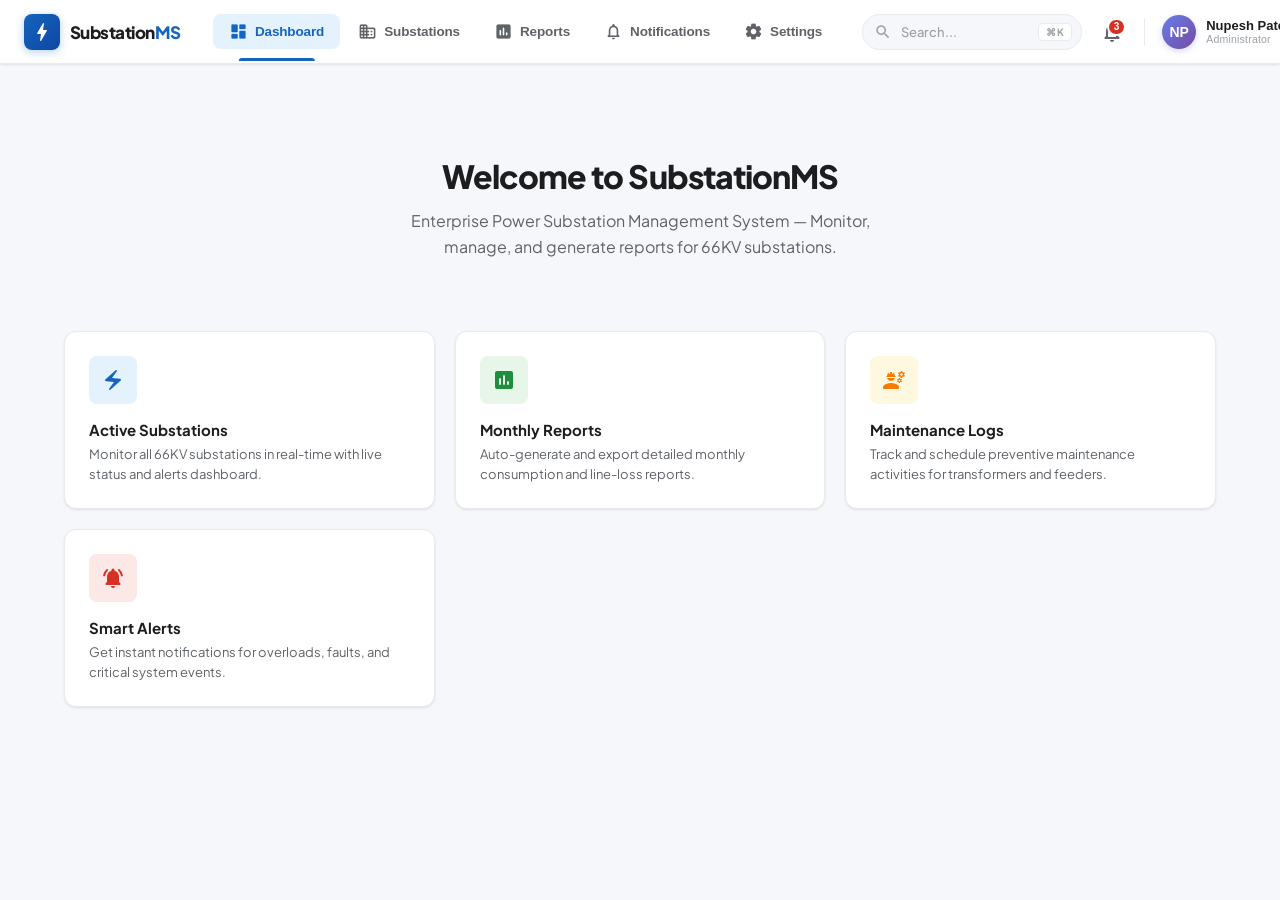
<file: navbar.html>
<!DOCTYPE html>
<html lang="en">
<head>
    <meta charset="UTF-8">
    <meta name="viewport" content="width=device-width, initial-scale=1.0">
    <title>SubstationMS — Power Substation Management System</title>
    <meta name="description" content="Enterprise Power Substation Management System — Dashboard, Reports, Monitoring and Analytics">
    <link href="https://fonts.googleapis.com/css2?family=Plus+Jakarta+Sans:wght@400;500;600;700;800&display=swap" rel="stylesheet">
    <link href="https://fonts.googleapis.com/icon?family=Material+Icons+Round" rel="stylesheet">
    <style>
        /* ===== CSS VARIABLES ===== */
        :root {
            --nav-height: 64px;
            --primary: #1565c0;
            --primary-dark: #0d47a1;
            --primary-light: #e3f2fd;
            --primary-hover: #f0f6ff;
            --accent: #1976d2;
            --surface: #ffffff;
            --surface-variant: #f5f7fa;
            --on-surface: #1d1d1f;
            --on-surface-secondary: #5f6368;
            --on-surface-tertiary: #9aa0a6;
            --border: #e8eaed;
            --border-light: #f1f3f4;
            --shadow-sm: 0 1px 3px rgba(0,0,0,0.06), 0 1px 2px rgba(0,0,0,0.04);
            --shadow-md: 0 4px 16px rgba(0,0,0,0.08), 0 1px 4px rgba(0,0,0,0.04);
            --shadow-lg: 0 12px 40px rgba(0,0,0,0.12), 0 4px 12px rgba(0,0,0,0.06);
            --shadow-xl: 0 20px 60px rgba(0,0,0,0.15);
            --radius: 12px;
            --radius-sm: 8px;
            --radius-xs: 6px;
            --radius-full: 100px;
            --transition: 0.2s cubic-bezier(0.4, 0, 0.2, 1);
            --transition-smooth: 0.3s cubic-bezier(0.4, 0, 0.2, 1);
            --danger: #d93025;
            --danger-light: #fce8e6;
            --success: #1e8e3e;
            --warning: #f9ab00;
            --badge-bg: #d93025;
        }

        /* ===== RESET & BASE ===== */
        *, *::before, *::after { box-sizing: border-box; margin: 0; padding: 0; }
        body {
            font-family: 'Plus Jakarta Sans', -apple-system, BlinkMacSystemFont, "Segoe UI", Roboto, sans-serif;
            background: var(--surface-variant);
            color: var(--on-surface);
            min-height: 100vh;
            -webkit-font-smoothing: antialiased;
            -moz-osx-font-smoothing: grayscale;
        }

        /* ===== TOP NAVIGATION BAR ===== */
        .top-nav {
            position: sticky;
            top: 0;
            z-index: 1000;
            background: var(--surface);
            height: var(--nav-height);
            display: flex;
            align-items: center;
            padding: 0 20px;
            border-bottom: 1px solid var(--border);
            box-shadow: var(--shadow-sm);
            gap: 8px;
            transition: box-shadow var(--transition);
        }
        .top-nav.scrolled {
            box-shadow: var(--shadow-md);
        }

        /* === LEFT: Logo & Brand === */
        .nav-brand {
            display: flex;
            align-items: center;
            gap: 10px;
            text-decoration: none;
            flex-shrink: 0;
            padding: 6px 8px 6px 4px;
            border-radius: var(--radius-sm);
            transition: background var(--transition);
            cursor: pointer;
        }
        .nav-brand:hover {
            background: var(--primary-hover);
        }
        .nav-brand-logo {
            width: 36px;
            height: 36px;
            background: linear-gradient(135deg, #1565c0 0%, #0d47a1 100%);
            border-radius: var(--radius-sm);
            display: flex;
            align-items: center;
            justify-content: center;
            color: white;
            font-size: 20px;
            box-shadow: 0 2px 8px rgba(21,101,192,0.3);
        }
        .nav-brand-text {
            font-size: 17px;
            font-weight: 800;
            color: var(--on-surface);
            letter-spacing: -0.03em;
        }
        .nav-brand-text span {
            color: var(--primary);
        }

        /* === Hamburger Button (Mobile) === */
        .nav-hamburger {
            display: none;
            align-items: center;
            justify-content: center;
            width: 40px;
            height: 40px;
            border: none;
            background: transparent;
            border-radius: var(--radius-sm);
            cursor: pointer;
            color: var(--on-surface-secondary);
            font-size: 24px;
            transition: all var(--transition);
            flex-shrink: 0;
        }
        .nav-hamburger:hover {
            background: var(--surface-variant);
            color: var(--on-surface);
        }

        /* === CENTER: Navigation Menu === */
        .nav-menu {
            display: flex;
            align-items: center;
            gap: 2px;
            margin: 0 auto;
            padding: 0 16px;
        }
        .nav-menu-item {
            display: flex;
            align-items: center;
            gap: 7px;
            padding: 8px 16px;
            border-radius: var(--radius-sm);
            text-decoration: none;
            font-size: 13.5px;
            font-weight: 600;
            color: var(--on-surface-secondary);
            transition: all var(--transition);
            position: relative;
            white-space: nowrap;
            cursor: pointer;
            border: none;
            background: none;
            letter-spacing: -0.01em;
        }
        .nav-menu-item .material-icons-round {
            font-size: 19px;
            transition: color var(--transition);
        }
        .nav-menu-item:hover {
            background: var(--primary-hover);
            color: var(--primary);
        }
        .nav-menu-item::after {
            content: '';
            position: absolute;
            bottom: -12px;
            left: 50%;
            transform: translateX(-50%) scaleX(0);
            width: 60%;
            height: 3px;
            background: var(--primary);
            border-radius: 3px 3px 0 0;
            transition: transform var(--transition-smooth);
        }
        .nav-menu-item.active {
            color: var(--primary);
            background: var(--primary-light);
        }
        .nav-menu-item.active::after {
            transform: translateX(-50%) scaleX(1);
        }
        .nav-menu-item:active {
            transform: scale(0.96);
        }

        /* === RIGHT: Actions === */
        .nav-actions {
            display: flex;
            align-items: center;
            gap: 6px;
            flex-shrink: 0;
        }

        /* Search Bar */
        .nav-search {
            position: relative;
            margin-right: 4px;
        }
        .nav-search-input {
            width: 220px;
            padding: 9px 14px 9px 38px;
            border: 1.5px solid var(--border);
            border-radius: var(--radius-full);
            font-size: 13px;
            font-family: inherit;
            font-weight: 500;
            color: var(--on-surface);
            background: var(--surface-variant);
            transition: all var(--transition-smooth);
            outline: none;
        }
        .nav-search-input::placeholder {
            color: var(--on-surface-tertiary);
        }
        .nav-search-input:focus {
            width: 280px;
            background: var(--surface);
            border-color: var(--primary);
            box-shadow: 0 0 0 3px rgba(21,101,192,0.1);
        }
        .nav-search-icon {
            position: absolute;
            left: 12px;
            top: 50%;
            transform: translateY(-50%);
            color: var(--on-surface-tertiary);
            font-size: 18px;
            pointer-events: none;
            transition: color var(--transition);
        }
        .nav-search-input:focus + .nav-search-icon {
            color: var(--primary);
        }
        .search-shortcut {
            position: absolute;
            right: 10px;
            top: 50%;
            transform: translateY(-50%);
            padding: 2px 7px;
            font-size: 10px;
            font-weight: 700;
            color: var(--on-surface-tertiary);
            background: var(--surface);
            border: 1px solid var(--border);
            border-radius: 4px;
            pointer-events: none;
            letter-spacing: 0.5px;
        }

        /* Icon Buttons */
        .nav-icon-btn {
            position: relative;
            display: flex;
            align-items: center;
            justify-content: center;
            width: 40px;
            height: 40px;
            border: none;
            background: transparent;
            border-radius: 50%;
            cursor: pointer;
            color: var(--on-surface-secondary);
            font-size: 22px;
            transition: all var(--transition);
        }
        .nav-icon-btn:hover {
            background: var(--surface-variant);
            color: var(--on-surface);
        }
        .nav-icon-btn:active {
            transform: scale(0.92);
            background: var(--border-light);
        }
        /* Ripple effect */
        .nav-icon-btn::before {
            content: '';
            position: absolute;
            inset: 0;
            border-radius: 50%;
            background: var(--primary);
            opacity: 0;
            transform: scale(0);
            transition: all 0.4s ease;
        }
        .nav-icon-btn:active::before {
            opacity: 0.1;
            transform: scale(1);
            transition: 0s;
        }

        /* Notification Badge */
        .nav-badge {
            position: absolute;
            top: 6px;
            right: 6px;
            min-width: 18px;
            height: 18px;
            padding: 0 5px;
            background: var(--badge-bg);
            color: white;
            font-size: 10px;
            font-weight: 800;
            border-radius: 10px;
            display: flex;
            align-items: center;
            justify-content: center;
            border: 2px solid var(--surface);
            line-height: 1;
            animation: badgePop 0.3s cubic-bezier(0.4, 0, 0.2, 1);
        }
        @keyframes badgePop {
            0% { transform: scale(0); }
            60% { transform: scale(1.2); }
            100% { transform: scale(1); }
        }

        /* Divider */
        .nav-divider {
            width: 1px;
            height: 28px;
            background: var(--border);
            margin: 0 6px;
            flex-shrink: 0;
        }

        /* === Profile Section === */
        .nav-profile {
            display: flex;
            align-items: center;
            gap: 10px;
            padding: 5px 10px 5px 5px;
            border-radius: var(--radius-full);
            cursor: pointer;
            transition: all var(--transition);
            position: relative;
            border: none;
            background: none;
        }
        .nav-profile:hover {
            background: var(--surface-variant);
        }
        .nav-profile-avatar {
            width: 34px;
            height: 34px;
            border-radius: 50%;
            background: linear-gradient(135deg, #667eea, #764ba2);
            display: flex;
            align-items: center;
            justify-content: center;
            color: white;
            font-size: 14px;
            font-weight: 700;
            flex-shrink: 0;
            box-shadow: 0 2px 6px rgba(102,126,234,0.3);
        }
        .nav-profile-info {
            text-align: left;
            line-height: 1;
        }
        .nav-profile-name {
            font-size: 13px;
            font-weight: 700;
            color: var(--on-surface);
            margin-bottom: 2px;
        }
        .nav-profile-role {
            font-size: 10.5px;
            font-weight: 500;
            color: var(--on-surface-tertiary);
            letter-spacing: 0.02em;
        }
        .nav-profile-arrow {
            font-size: 18px;
            color: var(--on-surface-tertiary);
            transition: transform var(--transition);
        }
        .nav-profile.open .nav-profile-arrow {
            transform: rotate(180deg);
        }

        /* === Profile Dropdown === */
        .profile-dropdown {
            position: absolute;
            top: calc(100% + 8px);
            right: 0;
            width: 240px;
            background: var(--surface);
            border: 1px solid var(--border);
            border-radius: var(--radius);
            box-shadow: var(--shadow-lg);
            opacity: 0;
            visibility: hidden;
            transform: translateY(-8px) scale(0.97);
            transition: all var(--transition-smooth);
            overflow: hidden;
            z-index: 1001;
        }
        .profile-dropdown.show {
            opacity: 1;
            visibility: visible;
            transform: translateY(0) scale(1);
        }
        .dropdown-header {
            padding: 16px;
            border-bottom: 1px solid var(--border-light);
            display: flex;
            align-items: center;
            gap: 12px;
        }
        .dropdown-header-avatar {
            width: 42px;
            height: 42px;
            border-radius: 50%;
            background: linear-gradient(135deg, #667eea, #764ba2);
            display: flex;
            align-items: center;
            justify-content: center;
            color: white;
            font-size: 16px;
            font-weight: 700;
            flex-shrink: 0;
        }
        .dropdown-header-info {
            min-width: 0;
        }
        .dropdown-header-name {
            font-size: 14px;
            font-weight: 700;
            color: var(--on-surface);
            white-space: nowrap;
            overflow: hidden;
            text-overflow: ellipsis;
        }
        .dropdown-header-email {
            font-size: 11.5px;
            color: var(--on-surface-tertiary);
            white-space: nowrap;
            overflow: hidden;
            text-overflow: ellipsis;
        }
        .dropdown-items {
            padding: 6px;
        }
        .dropdown-item {
            display: flex;
            align-items: center;
            gap: 12px;
            padding: 10px 12px;
            border-radius: var(--radius-xs);
            font-size: 13px;
            font-weight: 500;
            color: var(--on-surface-secondary);
            cursor: pointer;
            transition: all var(--transition);
            text-decoration: none;
            border: none;
            background: none;
            width: 100%;
        }
        .dropdown-item:hover {
            background: var(--surface-variant);
            color: var(--on-surface);
        }
        .dropdown-item .material-icons-round {
            font-size: 18px;
            color: var(--on-surface-tertiary);
        }
        .dropdown-item:hover .material-icons-round {
            color: var(--primary);
        }
        .dropdown-divider {
            height: 1px;
            background: var(--border-light);
            margin: 4px 6px;
        }
        .dropdown-item.danger {
            color: var(--danger);
        }
        .dropdown-item.danger:hover {
            background: var(--danger-light);
            color: var(--danger);
        }
        .dropdown-item.danger .material-icons-round {
            color: var(--danger);
        }

        /* ===== MOBILE OVERLAY ===== */
        .nav-overlay {
            display: none;
            position: fixed;
            inset: 0;
            background: rgba(0,0,0,0.4);
            z-index: 999;
            opacity: 0;
            transition: opacity var(--transition-smooth);
            backdrop-filter: blur(2px);
        }
        .nav-overlay.show {
            opacity: 1;
        }

        /* ===== MOBILE DRAWER ===== */
        .nav-drawer {
            display: none;
            position: fixed;
            top: 0;
            left: 0;
            width: 300px;
            max-width: 85vw;
            height: 100vh;
            background: var(--surface);
            z-index: 1100;
            transform: translateX(-100%);
            transition: transform var(--transition-smooth);
            box-shadow: var(--shadow-xl);
            overflow-y: auto;
            flex-direction: column;
        }
        .nav-drawer.open {
            transform: translateX(0);
        }
        .drawer-header {
            display: flex;
            align-items: center;
            justify-content: space-between;
            padding: 16px 20px;
            border-bottom: 1px solid var(--border-light);
        }
        .drawer-brand {
            display: flex;
            align-items: center;
            gap: 10px;
        }
        .drawer-brand-logo {
            width: 32px;
            height: 32px;
            background: linear-gradient(135deg, #1565c0, #0d47a1);
            border-radius: var(--radius-xs);
            display: flex;
            align-items: center;
            justify-content: center;
            color: white;
            font-size: 17px;
        }
        .drawer-brand-text {
            font-size: 16px;
            font-weight: 800;
            color: var(--on-surface);
            letter-spacing: -0.03em;
        }
        .drawer-brand-text span {
            color: var(--primary);
        }
        .drawer-close {
            width: 36px;
            height: 36px;
            display: flex;
            align-items: center;
            justify-content: center;
            border: none;
            background: transparent;
            border-radius: 50%;
            cursor: pointer;
            color: var(--on-surface-secondary);
            font-size: 22px;
            transition: all var(--transition);
        }
        .drawer-close:hover {
            background: var(--surface-variant);
        }
        .drawer-menu {
            padding: 12px;
            flex: 1;
        }
        .drawer-menu-item {
            display: flex;
            align-items: center;
            gap: 14px;
            padding: 12px 16px;
            border-radius: var(--radius-sm);
            font-size: 14px;
            font-weight: 600;
            color: var(--on-surface-secondary);
            cursor: pointer;
            transition: all var(--transition);
            text-decoration: none;
            margin-bottom: 2px;
        }
        .drawer-menu-item .material-icons-round {
            font-size: 22px;
        }
        .drawer-menu-item:hover {
            background: var(--primary-hover);
            color: var(--primary);
        }
        .drawer-menu-item.active {
            background: var(--primary-light);
            color: var(--primary);
        }
        .drawer-menu-item:active {
            transform: scale(0.98);
        }
        .drawer-divider {
            height: 1px;
            background: var(--border-light);
            margin: 8px 16px;
        }
        .drawer-footer {
            padding: 16px 20px;
            border-top: 1px solid var(--border-light);
            display: flex;
            align-items: center;
            gap: 12px;
        }
        .drawer-footer-avatar {
            width: 38px;
            height: 38px;
            border-radius: 50%;
            background: linear-gradient(135deg, #667eea, #764ba2);
            display: flex;
            align-items: center;
            justify-content: center;
            color: white;
            font-size: 15px;
            font-weight: 700;
            flex-shrink: 0;
        }
        .drawer-footer-info {
            min-width: 0;
            flex: 1;
        }
        .drawer-footer-name {
            font-size: 13px;
            font-weight: 700;
            color: var(--on-surface);
        }
        .drawer-footer-role {
            font-size: 11px;
            color: var(--on-surface-tertiary);
        }

        /* ===== DEMO CONTENT ===== */
        .page-content {
            max-width: 1200px;
            margin: 0 auto;
            padding: 32px 24px;
        }
        .demo-hero {
            text-align: center;
            padding: 60px 20px 40px;
        }
        .demo-hero h1 {
            font-size: 32px;
            font-weight: 800;
            color: var(--on-surface);
            letter-spacing: -0.03em;
            margin-bottom: 12px;
        }
        .demo-hero p {
            font-size: 16px;
            color: var(--on-surface-secondary);
            max-width: 500px;
            margin: 0 auto;
            line-height: 1.6;
        }
        .demo-cards {
            display: grid;
            grid-template-columns: repeat(auto-fill, minmax(280px, 1fr));
            gap: 20px;
            margin-top: 32px;
        }
        .demo-card {
            background: var(--surface);
            border-radius: var(--radius);
            padding: 24px;
            border: 1px solid var(--border);
            box-shadow: var(--shadow-sm);
            transition: all var(--transition-smooth);
        }
        .demo-card:hover {
            transform: translateY(-3px);
            box-shadow: var(--shadow-md);
            border-color: var(--primary-light);
        }
        .demo-card-icon {
            width: 48px;
            height: 48px;
            border-radius: var(--radius-sm);
            display: flex;
            align-items: center;
            justify-content: center;
            font-size: 24px;
            margin-bottom: 16px;
        }
        .demo-card-icon.blue { background: var(--primary-light); color: var(--primary); }
        .demo-card-icon.green { background: #e8f5e9; color: var(--success); }
        .demo-card-icon.orange { background: #fff8e1; color: #f57c00; }
        .demo-card-icon.red { background: var(--danger-light); color: var(--danger); }
        .demo-card h3 {
            font-size: 15px;
            font-weight: 700;
            color: var(--on-surface);
            margin-bottom: 6px;
        }
        .demo-card p {
            font-size: 13px;
            color: var(--on-surface-secondary);
            line-height: 1.5;
        }

        /* ===== RESPONSIVE: Tablet ===== */
        @media (max-width: 1024px) {
            .nav-menu {
                gap: 0;
                padding: 0 8px;
            }
            .nav-menu-item {
                padding: 8px 12px;
                font-size: 13px;
            }
            .nav-search-input {
                width: 180px;
            }
            .nav-search-input:focus {
                width: 220px;
            }
            .search-shortcut {
                display: none;
            }
            .nav-profile-info {
                display: none;
            }
        }

        /* ===== RESPONSIVE: Small Tablet ===== */
        @media (max-width: 860px) {
            .nav-menu-item span:not(.material-icons-round) {
                display: none;
            }
            .nav-menu-item {
                padding: 10px;
            }
            .nav-search-input {
                width: 160px;
            }
            .nav-search-input:focus {
                width: 200px;
            }
        }

        /* ===== RESPONSIVE: Mobile ===== */
        @media (max-width: 700px) {
            :root {
                --nav-height: 56px;
            }
            .top-nav {
                padding: 0 12px;
            }
            .nav-hamburger {
                display: flex;
            }
            .nav-menu {
                display: none;
            }
            .nav-search {
                display: none;
            }
            .nav-divider {
                display: none;
            }
            .nav-profile-info {
                display: none;
            }
            .nav-profile-arrow {
                display: none;
            }
            .nav-brand {
                margin-right: auto;
            }
            .nav-drawer {
                display: flex;
            }
            .nav-overlay {
                display: block;
            }
        }

        /* ===== NOTIFICATION PANEL ===== */
        .notification-panel {
            position: absolute;
            top: calc(100% + 8px);
            right: 0;
            width: 360px;
            max-height: 460px;
            background: var(--surface);
            border: 1px solid var(--border);
            border-radius: var(--radius);
            box-shadow: var(--shadow-lg);
            opacity: 0;
            visibility: hidden;
            transform: translateY(-8px) scale(0.97);
            transition: all var(--transition-smooth);
            z-index: 1001;
            overflow: hidden;
            display: flex;
            flex-direction: column;
        }
        .notification-panel.show {
            opacity: 1;
            visibility: visible;
            transform: translateY(0) scale(1);
        }
        .notif-header {
            display: flex;
            align-items: center;
            justify-content: space-between;
            padding: 14px 16px;
            border-bottom: 1px solid var(--border-light);
        }
        .notif-header h3 {
            font-size: 14px;
            font-weight: 700;
        }
        .notif-mark-read {
            font-size: 12px;
            font-weight: 600;
            color: var(--primary);
            cursor: pointer;
            border: none;
            background: none;
            transition: color var(--transition);
        }
        .notif-mark-read:hover {
            color: var(--primary-dark);
        }
        .notif-list {
            flex: 1;
            overflow-y: auto;
        }
        .notif-item {
            display: flex;
            gap: 12px;
            padding: 12px 16px;
            cursor: pointer;
            transition: background var(--transition);
            border-bottom: 1px solid var(--border-light);
        }
        .notif-item:last-child {
            border-bottom: none;
        }
        .notif-item:hover {
            background: var(--surface-variant);
        }
        .notif-item.unread {
            background: #f0f6ff;
        }
        .notif-item.unread:hover {
            background: #e3eefa;
        }
        .notif-icon {
            width: 36px;
            height: 36px;
            border-radius: 50%;
            display: flex;
            align-items: center;
            justify-content: center;
            flex-shrink: 0;
            font-size: 18px;
        }
        .notif-icon.alert { background: var(--danger-light); color: var(--danger); }
        .notif-icon.info { background: var(--primary-light); color: var(--primary); }
        .notif-icon.success { background: #e8f5e9; color: var(--success); }
        .notif-icon.warning { background: #fff8e1; color: #f57c00; }
        .notif-content {
            min-width: 0;
            flex: 1;
        }
        .notif-title {
            font-size: 13px;
            font-weight: 600;
            color: var(--on-surface);
            margin-bottom: 2px;
        }
        .notif-desc {
            font-size: 12px;
            color: var(--on-surface-secondary);
            line-height: 1.4;
        }
        .notif-time {
            font-size: 11px;
            color: var(--on-surface-tertiary);
            margin-top: 4px;
        }
        .notif-dot {
            width: 8px;
            height: 8px;
            background: var(--primary);
            border-radius: 50%;
            flex-shrink: 0;
            margin-top: 4px;
        }
        .notif-footer {
            padding: 10px 16px;
            text-align: center;
            border-top: 1px solid var(--border-light);
        }
        .notif-footer a {
            font-size: 12px;
            font-weight: 600;
            color: var(--primary);
            text-decoration: none;
        }
        .notif-footer a:hover {
            text-decoration: underline;
        }

        @media (max-width: 700px) {
            .notification-panel {
                position: fixed;
                top: var(--nav-height);
                right: 8px;
                left: 8px;
                width: auto;
                max-height: 70vh;
            }
        }

        /* ===== TOOLTIP ===== */
        [data-tooltip] {
            position: relative;
        }
        [data-tooltip]::after {
            content: attr(data-tooltip);
            position: absolute;
            bottom: -34px;
            left: 50%;
            transform: translateX(-50%) translateY(-4px);
            padding: 5px 10px;
            background: #333;
            color: white;
            font-size: 11px;
            font-weight: 600;
            border-radius: 6px;
            white-space: nowrap;
            opacity: 0;
            pointer-events: none;
            transition: all var(--transition);
            z-index: 1002;
        }
        [data-tooltip]:hover::after {
            opacity: 1;
            transform: translateX(-50%) translateY(0);
        }
    </style>
</head>
<body>

    <!-- ===== TOP NAVIGATION BAR ===== -->
    <nav class="top-nav" id="topNav">

        <!-- Hamburger (Mobile Only) -->
        <button class="nav-hamburger" id="navHamburger" aria-label="Open menu">
            <span class="material-icons-round">menu</span>
        </button>

        <!-- Brand / Logo -->
        <a class="nav-brand" href="#" onclick="setActiveMenu('dashboard')">
            <div class="nav-brand-logo">
                <span class="material-icons-round">bolt</span>
            </div>
            <div class="nav-brand-text">Substation<span>MS</span></div>
        </a>

        <!-- Center Navigation Menu -->
        <div class="nav-menu" id="navMenu">
            <button class="nav-menu-item active" data-page="dashboard" onclick="setActiveMenu('dashboard')">
                <span class="material-icons-round">dashboard</span>
                <span>Dashboard</span>
            </button>
            <button class="nav-menu-item" data-page="substations" onclick="setActiveMenu('substations')">
                <span class="material-icons-round">domain</span>
                <span>Substations</span>
            </button>
            <button class="nav-menu-item" data-page="reports" onclick="setActiveMenu('reports')">
                <span class="material-icons-round">assessment</span>
                <span>Reports</span>
            </button>
            <button class="nav-menu-item" data-page="notifications" onclick="setActiveMenu('notifications')">
                <span class="material-icons-round">notifications_none</span>
                <span>Notifications</span>
            </button>
            <button class="nav-menu-item" data-page="settings" onclick="setActiveMenu('settings')">
                <span class="material-icons-round">settings</span>
                <span>Settings</span>
            </button>
        </div>

        <!-- Right Actions -->
        <div class="nav-actions">

            <!-- Search Bar -->
            <div class="nav-search">
                <input type="text" class="nav-search-input" id="globalSearch" placeholder="Search..." autocomplete="off">
                <span class="material-icons-round nav-search-icon">search</span>
                <span class="search-shortcut">⌘K</span>
            </div>

            <!-- Notification Bell -->
            <div style="position:relative;">
                <button class="nav-icon-btn" id="notifBtn" data-tooltip="Notifications" aria-label="Notifications">
                    <span class="material-icons-round">notifications_none</span>
                    <span class="nav-badge" id="notifBadge">3</span>
                </button>

                <!-- Notification Dropdown Panel -->
                <div class="notification-panel" id="notifPanel">
                    <div class="notif-header">
                        <h3>Notifications</h3>
                        <button class="notif-mark-read" onclick="markAllRead()">Mark all read</button>
                    </div>
                    <div class="notif-list">
                        <div class="notif-item unread">
                            <div class="notif-icon alert">
                                <span class="material-icons-round">warning</span>
                            </div>
                            <div class="notif-content">
                                <div class="notif-title">Transformer Overload Alert</div>
                                <div class="notif-desc">Halvad-3 T1 load exceeded 95% threshold at 14:32</div>
                                <div class="notif-time">2 minutes ago</div>
                            </div>
                            <div class="notif-dot"></div>
                        </div>
                        <div class="notif-item unread">
                            <div class="notif-icon info">
                                <span class="material-icons-round">description</span>
                            </div>
                            <div class="notif-content">
                                <div class="notif-title">Monthly Report Generated</div>
                                <div class="notif-desc">June 2026 report for Dhrangadhra SS is ready for review</div>
                                <div class="notif-time">1 hour ago</div>
                            </div>
                            <div class="notif-dot"></div>
                        </div>
                        <div class="notif-item unread">
                            <div class="notif-icon success">
                                <span class="material-icons-round">check_circle</span>
                            </div>
                            <div class="notif-content">
                                <div class="notif-title">Maintenance Completed</div>
                                <div class="notif-desc">Scheduled maintenance on Chotila SS breaker completed</div>
                                <div class="notif-time">3 hours ago</div>
                            </div>
                            <div class="notif-dot"></div>
                        </div>
                        <div class="notif-item">
                            <div class="notif-icon warning">
                                <span class="material-icons-round">update</span>
                            </div>
                            <div class="notif-content">
                                <div class="notif-title">System Update Available</div>
                                <div class="notif-desc">Version 2.4.1 is ready. Includes new reporting features.</div>
                                <div class="notif-time">Yesterday</div>
                            </div>
                        </div>
                    </div>
                    <div class="notif-footer">
                        <a href="#">View all notifications</a>
                    </div>
                </div>
            </div>

            <div class="nav-divider"></div>

            <!-- Profile -->
            <button class="nav-profile" id="navProfile" aria-label="User profile">
                <div class="nav-profile-avatar">NP</div>
                <div class="nav-profile-info">
                    <div class="nav-profile-name">Nupesh Patel</div>
                    <div class="nav-profile-role">Administrator</div>
                </div>
                <span class="material-icons-round nav-profile-arrow">expand_more</span>

                <!-- Profile Dropdown -->
                <div class="profile-dropdown" id="profileDropdown">
                    <div class="dropdown-header">
                        <div class="dropdown-header-avatar">NP</div>
                        <div class="dropdown-header-info">
                            <div class="dropdown-header-name">Nupesh Patel</div>
                            <div class="dropdown-header-email">nupesh@substationms.in</div>
                        </div>
                    </div>
                    <div class="dropdown-items">
                        <a class="dropdown-item" href="#">
                            <span class="material-icons-round">person</span>
                            My Profile
                        </a>
                        <a class="dropdown-item" href="#">
                            <span class="material-icons-round">lock</span>
                            Change Password
                        </a>
                        <a class="dropdown-item" href="#">
                            <span class="material-icons-round">tune</span>
                            Preferences
                        </a>
                        <div class="dropdown-divider"></div>
                        <a class="dropdown-item danger" href="#">
                            <span class="material-icons-round">logout</span>
                            Logout
                        </a>
                    </div>
                </div>
            </button>
        </div>
    </nav>

    <!-- ===== MOBILE OVERLAY ===== -->
    <div class="nav-overlay" id="navOverlay"></div>

    <!-- ===== MOBILE DRAWER ===== -->
    <div class="nav-drawer" id="navDrawer">
        <div class="drawer-header">
            <div class="drawer-brand">
                <div class="drawer-brand-logo">
                    <span class="material-icons-round">bolt</span>
                </div>
                <div class="drawer-brand-text">Substation<span>MS</span></div>
            </div>
            <button class="drawer-close" id="drawerClose" aria-label="Close menu">
                <span class="material-icons-round">close</span>
            </button>
        </div>
        <div class="drawer-menu">
            <a class="drawer-menu-item active" data-page="dashboard" onclick="setActiveDrawer('dashboard')">
                <span class="material-icons-round">dashboard</span>
                Dashboard
            </a>
            <a class="drawer-menu-item" data-page="substations" onclick="setActiveDrawer('substations')">
                <span class="material-icons-round">domain</span>
                Substations
            </a>
            <a class="drawer-menu-item" data-page="reports" onclick="setActiveDrawer('reports')">
                <span class="material-icons-round">assessment</span>
                Reports
            </a>
            <a class="drawer-menu-item" data-page="notifications" onclick="setActiveDrawer('notifications')">
                <span class="material-icons-round">notifications_none</span>
                Notifications
            </a>
            <a class="drawer-menu-item" data-page="settings" onclick="setActiveDrawer('settings')">
                <span class="material-icons-round">settings</span>
                Settings
            </a>
            <div class="drawer-divider"></div>
            <a class="drawer-menu-item" href="#">
                <span class="material-icons-round">help_outline</span>
                Help & Support
            </a>
        </div>
        <div class="drawer-footer">
            <div class="drawer-footer-avatar">NP</div>
            <div class="drawer-footer-info">
                <div class="drawer-footer-name">Nupesh Patel</div>
                <div class="drawer-footer-role">Administrator</div>
            </div>
            <span class="material-icons-round" style="color: var(--on-surface-tertiary); cursor: pointer;">more_vert</span>
        </div>
    </div>

    <!-- ===== DEMO PAGE CONTENT ===== -->
    <div class="page-content">
        <div class="demo-hero">
            <h1>Welcome to SubstationMS</h1>
            <p>Enterprise Power Substation Management System — Monitor, manage, and generate reports for 66KV substations.</p>
        </div>

        <div class="demo-cards">
            <div class="demo-card">
                <div class="demo-card-icon blue">
                    <span class="material-icons-round">electric_bolt</span>
                </div>
                <h3>Active Substations</h3>
                <p>Monitor all 66KV substations in real-time with live status and alerts dashboard.</p>
            </div>
            <div class="demo-card">
                <div class="demo-card-icon green">
                    <span class="material-icons-round">assessment</span>
                </div>
                <h3>Monthly Reports</h3>
                <p>Auto-generate and export detailed monthly consumption and line-loss reports.</p>
            </div>
            <div class="demo-card">
                <div class="demo-card-icon orange">
                    <span class="material-icons-round">engineering</span>
                </div>
                <h3>Maintenance Logs</h3>
                <p>Track and schedule preventive maintenance activities for transformers and feeders.</p>
            </div>
            <div class="demo-card">
                <div class="demo-card-icon red">
                    <span class="material-icons-round">notifications_active</span>
                </div>
                <h3>Smart Alerts</h3>
                <p>Get instant notifications for overloads, faults, and critical system events.</p>
            </div>
        </div>
    </div>

    <script>
        // ===== Navigation Menu - Active State =====
        function setActiveMenu(page) {
            document.querySelectorAll('.nav-menu-item').forEach(item => {
                item.classList.toggle('active', item.dataset.page === page);
            });
            // Also sync drawer items
            document.querySelectorAll('.drawer-menu-item').forEach(item => {
                item.classList.toggle('active', item.dataset.page === page);
            });
        }

        // ===== Drawer Menu - Active State =====
        function setActiveDrawer(page) {
            setActiveMenu(page);
            closeDrawer();
        }

        // ===== Hamburger / Drawer =====
        const hamburger = document.getElementById('navHamburger');
        const drawer = document.getElementById('navDrawer');
        const overlay = document.getElementById('navOverlay');
        const drawerCloseBtn = document.getElementById('drawerClose');

        function openDrawer() {
            drawer.classList.add('open');
            overlay.classList.add('show');
            document.body.style.overflow = 'hidden';
        }
        function closeDrawer() {
            drawer.classList.remove('open');
            overlay.classList.remove('show');
            document.body.style.overflow = '';
        }

        hamburger.addEventListener('click', openDrawer);
        drawerCloseBtn.addEventListener('click', closeDrawer);
        overlay.addEventListener('click', closeDrawer);

        // ===== Profile Dropdown =====
        const profileBtn = document.getElementById('navProfile');
        const profileDropdown = document.getElementById('profileDropdown');

        profileBtn.addEventListener('click', (e) => {
            e.stopPropagation();
            profileBtn.classList.toggle('open');
            profileDropdown.classList.toggle('show');
            // Close notification panel if open
            notifPanel.classList.remove('show');
        });

        // ===== Notification Panel =====
        const notifBtn = document.getElementById('notifBtn');
        const notifPanel = document.getElementById('notifPanel');
        const notifBadge = document.getElementById('notifBadge');

        notifBtn.addEventListener('click', (e) => {
            e.stopPropagation();
            notifPanel.classList.toggle('show');
            // Close profile dropdown if open
            profileDropdown.classList.remove('show');
            profileBtn.classList.remove('open');
        });

        function markAllRead() {
            document.querySelectorAll('.notif-item.unread').forEach(item => {
                item.classList.remove('unread');
            });
            document.querySelectorAll('.notif-dot').forEach(dot => {
                dot.style.display = 'none';
            });
            notifBadge.style.display = 'none';
        }

        // ===== Close dropdowns on outside click =====
        document.addEventListener('click', (e) => {
            if (!profileBtn.contains(e.target)) {
                profileDropdown.classList.remove('show');
                profileBtn.classList.remove('open');
            }
            if (!notifBtn.contains(e.target) && !notifPanel.contains(e.target)) {
                notifPanel.classList.remove('show');
            }
        });

        // ===== Sticky nav shadow on scroll =====
        const topNav = document.getElementById('topNav');
        window.addEventListener('scroll', () => {
            topNav.classList.toggle('scrolled', window.scrollY > 4);
        });

        // ===== Keyboard Shortcut for Search (Ctrl+K / ⌘K) =====
        document.addEventListener('keydown', (e) => {
            if ((e.ctrlKey || e.metaKey) && e.key === 'k') {
                e.preventDefault();
                document.getElementById('globalSearch').focus();
            }
            if (e.key === 'Escape') {
                closeDrawer();
                profileDropdown.classList.remove('show');
                profileBtn.classList.remove('open');
                notifPanel.classList.remove('show');
                document.getElementById('globalSearch').blur();
            }
        });
    </script>
</body>
</html>
</file>
